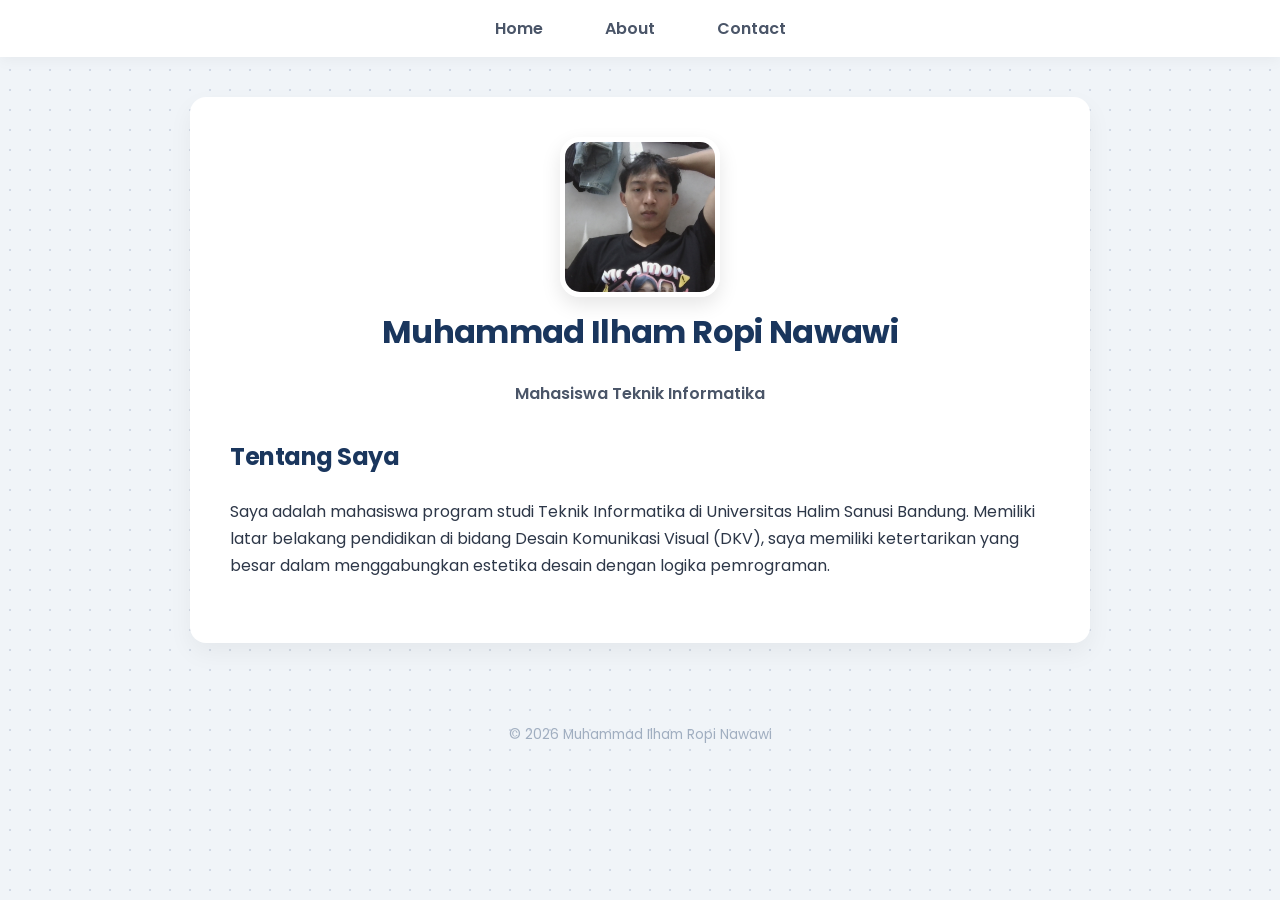
<file: index.html>
<!DOCTYPE html>
<html lang="id">
<head>
    <meta charset="UTF-8">
    <meta name="viewport" content="width=device-width, initial-scale=1.0">
    <title>UTS Pemrograman Web - Home</title>
    <!-- 1a. Menggunakan Eksternal Style Sheet -->
    <link rel="stylesheet" href="style.css">
</head>
<body>

    <!-- 1b & 1c. Navbar untuk akses ke setiap halaman -->
    <nav>
        <ul>
            <li><a href="index.html">Home</a></li>
            <li><a href="about.html">About</a></li>
            <li><a href="contact.html">Contact</a></li>
        </ul>
    </nav>

    <div class="container animate">
        <div class="profile-frame">
            <!-- Foto Profil dengan hover effect (Transisi & Animasi) -->
            <img src="./WIN_20251104_20_10_45_Pro.jpg" alt="Foto Profil" class="photo" onerror="this.src='https://via.placeholder.com/160'">
            <h1>Muhammad Ilham Ropi Nawawi</h1>
            <p style="color: #4a5568; font-weight: 600;">Mahasiswa Teknik Informatika</p>
        </div>

        <section id="biodata">
            <h2>Tentang Saya</h2>
            <p>
                Saya adalah mahasiswa program studi Teknik Informatika di Universitas Halim Sanusi Bandung. 
                Memiliki latar belakang pendidikan di bidang Desain Komunikasi Visual (DKV), 
                saya memiliki ketertarikan yang besar dalam menggabungkan estetika desain dengan logika pemrograman.
            </p>

            <ul>
        </section>
    </div>

    <footer>
        &copy; 2026 Muhammad Ilham Ropi Nawawi
    </footer>

</body>
</html>
</file>
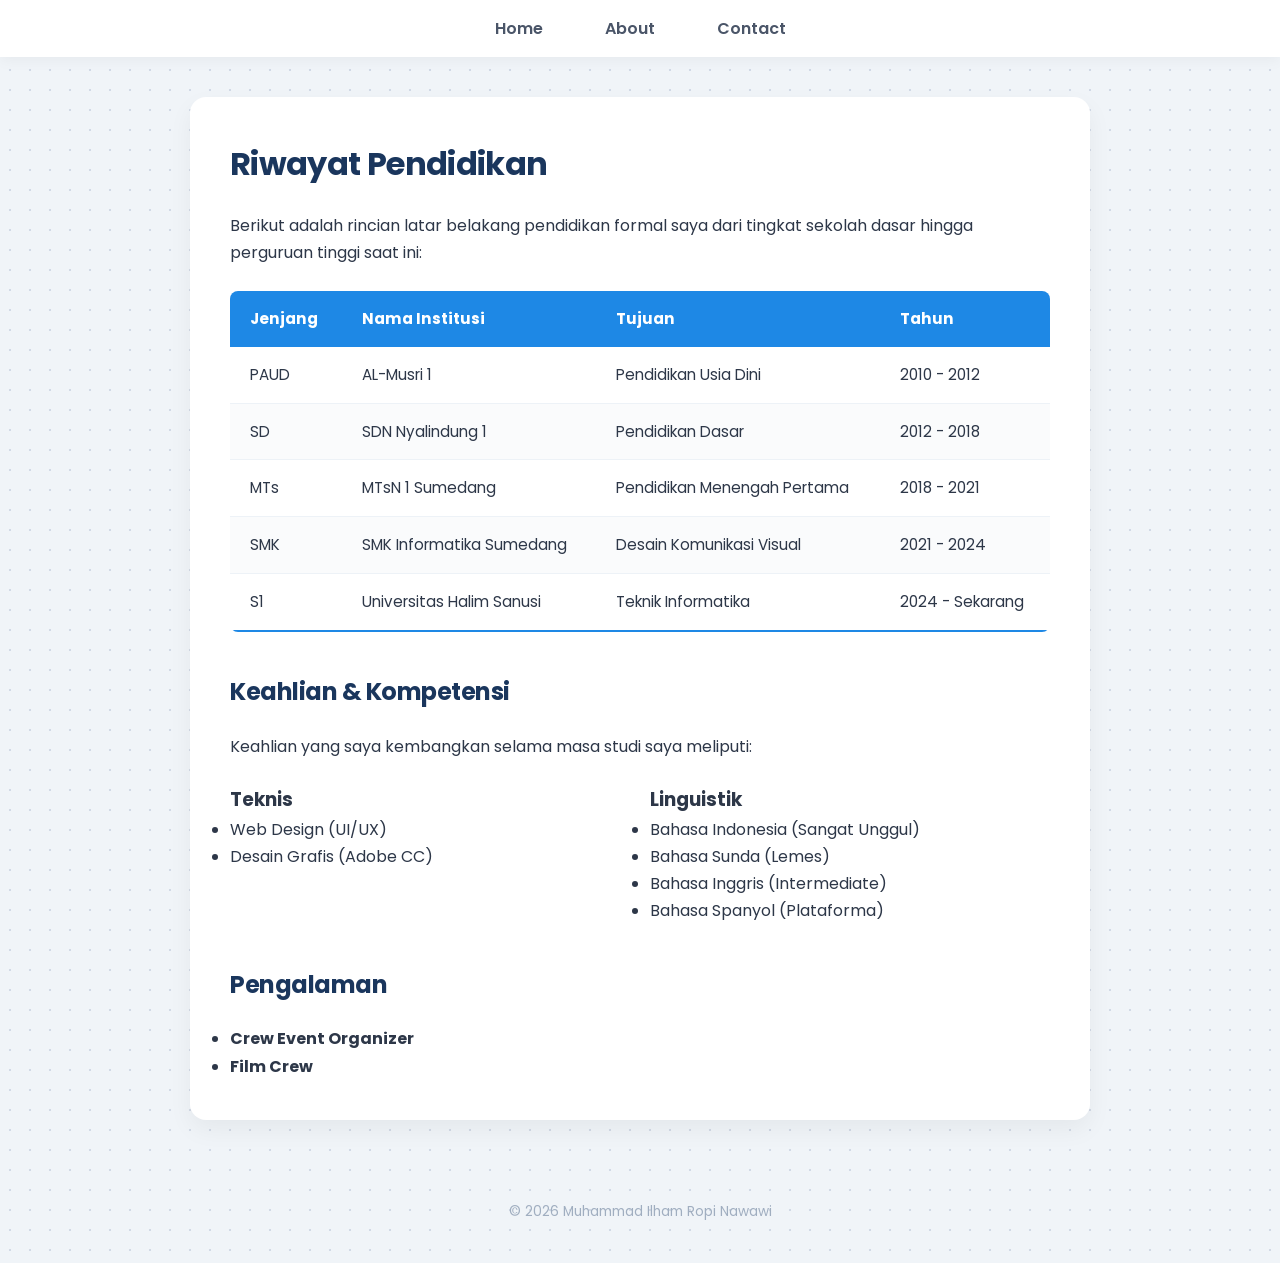
<file: about.html>
<!DOCTYPE html>
<html lang="id">
<head>
    <meta charset="UTF-8">
    <meta name="viewport" content="width=device-width, initial-scale=1.0">
    <title>UTS Pemrograman Web - About</title>
    <link rel="stylesheet" href="style.css">
</head>
<body>

    <nav>
        <ul>
            <li><a href="index.html">Home</a></li>
            <li><a href="about.html">About</a></li>
            <li><a href="contact.html">Contact</a></li>
        </ul>
    </nav>

    <div class="container animate">
        <h1>Riwayat Pendidikan</h1>
        <p>Berikut adalah rincian latar belakang pendidikan formal saya dari tingkat sekolah dasar hingga perguruan tinggi saat ini:</p>

        <!-- 1d. Terapkan pengaturan table via CSS -->
        <table>
            <thead>
                <tr>
                    <th>Jenjang</th>
                    <th>Nama Institusi</th>
                    <th>Tujuan</th>
                    <th>Tahun</th>
                </tr>
            </thead>
            <tbody>
                <tr>
                    <td>PAUD</td>
                    <td>AL-Musri 1</td>
                    <td>Pendidikan Usia Dini</td>
                    <td>2010 - 2012</td>
                </tr>
                <tr>
                    <td>SD</td>
                    <td>SDN Nyalindung 1</td>
                    <td>Pendidikan Dasar</td>
                    <td>2012 - 2018</td>
                </tr>
                <tr>
                    <td>MTs</td>
                    <td>MTsN 1 Sumedang</td>
                    <td>Pendidikan Menengah Pertama</td>
                    <td>2018 - 2021</td>
                </tr>
                <tr>
                    <td>SMK</td>
                    <td>SMK Informatika Sumedang</td>
                    <td>Desain Komunikasi Visual</td>
                    <td>2021 - 2024</td>
                </tr>
                <tr>
                    <td>S1</td>
                    <td>Universitas Halim Sanusi</td>
                    <td>Teknik Informatika</td>
                    <td>2024 - Sekarang</td>
                </tr>
            </tbody>
        </table>

        <h2 style="margin-top: 40px;">Keahlian & Kompetensi</h2>
        <p>Keahlian yang saya kembangkan selama masa studi saya meliputi:</p>
        
        <div style="display: grid; grid-template-columns: repeat(auto-fit, minmax(200px, 1fr)); gap: 20px;">
            <div>
                <h3>Teknis</h3>
                <ul>
                    <li>Web Design (UI/UX)</li>
                    <li>Desain Grafis (Adobe CC)</li>
                </ul>
            </div>
            <div>
                <h3>Linguistik</h3>
                <ul>
                    <li>Bahasa Indonesia (Sangat Unggul)</li>
                    <li>Bahasa Sunda (Lemes)</li>
                    <li>Bahasa Inggris (Intermediate)</li>
                    <li>Bahasa Spanyol (Plataforma)</li>
                </ul>
            </div>
        </div>

        <h2 style="margin-top: 40px;">Pengalaman</h2>
        <ul>
            <li><strong>Crew Event Organizer</strong> </li>
            <li><strong>Film Crew</strong> </li>
        </ul>
    </div>

    <footer>
        &copy; 2026 Muhammad Ilham Ropi Nawawi
    </footer>

</body>
</html>
</file>
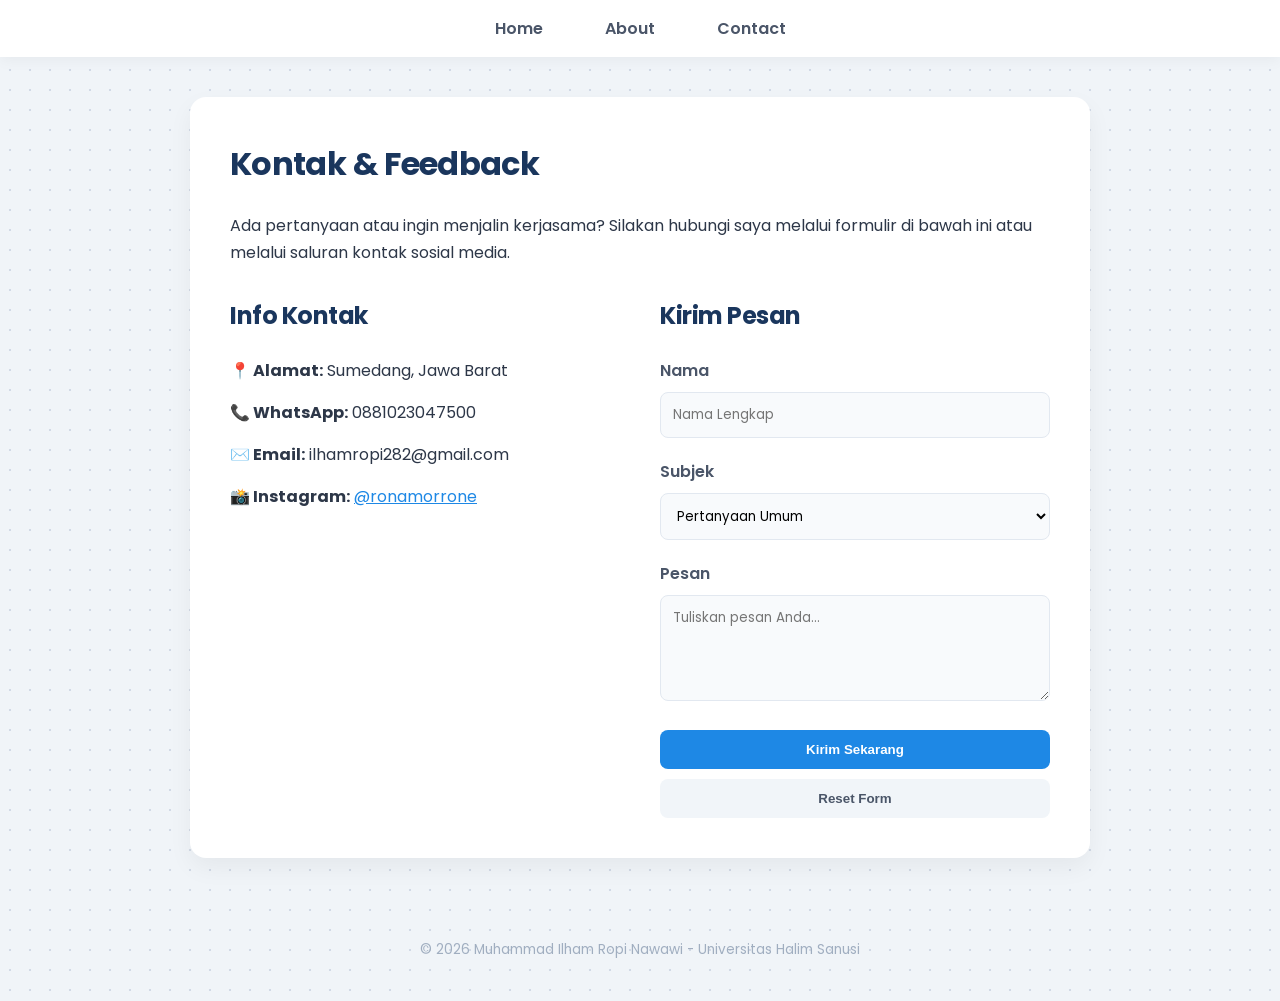
<file: contact.html>
<!DOCTYPE html>
<html lang="id">
<head>
    <meta charset="UTF-8">
    <meta name="viewport" content="width=device-width, initial-scale=1.0">
    <title>UTS Pemrograman Web - Contact</title>
    <link rel="stylesheet" href="style.css">
</head>
<body>

    <nav>
        <ul>
            <li><a href="index.html">Home</a></li>
            <li><a href="about.html">About</a></li>
            <li><a href="contact.html">Contact</a></li>
        </ul>
    </nav>

    <div class="container animate">
        <h1>Kontak & Feedback</h1>
        <p>Ada pertanyaan atau ingin menjalin kerjasama? Silakan hubungi saya melalui formulir di bawah ini atau melalui saluran kontak sosial media.</p>

        <div style="display: grid; grid-template-columns: repeat(auto-fit, minmax(300px, 1fr)); gap: 40px; margin-top: 30px;">
            
            <!-- Contact Info -->
            <div>
                <h2>Info Kontak</h2>
                <ul style="list-style: none; padding: 0;">
                    <li style="margin-bottom: 15px;"><strong>📍 Alamat:</strong> Sumedang, Jawa Barat</li>
                    <li style="margin-bottom: 15px;"><strong>📞 WhatsApp:</strong> 0881023047500</li>
                    <li style="margin-bottom: 15px;"><strong>✉️ Email:</strong> ilhamropi282@gmail.com</li>
                    <li style="margin-bottom: 15px;"><strong>📸 Instagram:</strong> <a href="https://www.instagram.com/ronamorrone" target="_blank" style="color: #1e88e5;">@ronamorrone</a></li>
                </ul>
            </div>

            <!-- Feedback Form -->
            <div>
                <h2>Kirim Pesan</h2>
                <form action="#" method="post">
                    <div class="form-group">
                        <label for="nama">Nama</label>
                        <input type="text" id="nama" name="nama" required placeholder="Nama Lengkap">
                    </div>

                    <div class="form-group">
                        <label for="subjek">Subjek</label>
                        <select id="subjek" name="subjek">
                            <option value="umum">Pertanyaan Umum</option>
                            <option value="kerjasama">Kerjasama Proyek</option>
                            <option value="akademik">Topik Akademik</option>
                        </select>
                    </div>

                    <div class="form-group">
                        <label for="pesan">Pesan</label>
                        <textarea id="pesan" name="pesan" rows="4" placeholder="Tuliskan pesan Anda..."></textarea>
                    </div>

                    <button type="submit">Kirim Sekarang</button>
                    <button type="reset" style="background-color: #f1f5f9; color: #4a5568; margin-top: 10px;">Reset Form</button>
                </form>
            </div>

        </div>
    </div>

    <footer>
        &copy; 2026 Muhammad Ilham Ropi Nawawi - Universitas Halim Sanusi
    </footer>

</body>
</html>
</file>
<file: style.css>
/* 
   UTS Pemrograman Web - Style Eksternal
   Nama: Muhammad Ilham Ropi Nawawi
   Persyaratan: Background, Text, Font, Table, Transisi, Animasi.
*/

/* 1. PENGATURAN FONT */
@import url('https://fonts.googleapis.com/css2?family=Poppins:wght@300;400;600&family=Inter:wght@400;700&display=swap');

* {
    margin: 0;
    padding: 0;
    box-sizing: border-box;
}

body {
    font-family: 'Poppins', sans-serif;
    /* 2. PENGATURAN BACKGROUND */
    background-color: #f0f4f8; 
    background-image: radial-gradient(#d1d9e6 1px, transparent 1px);
    background-size: 20px 20px;
    /* 3. PENGATURAN TEXT */
    color: #2d3748;
    line-height: 1.7;
}

/* NAVBAR - Akses ke setiap halaman */
nav {
    background: #ffffff;
    padding: 15px 0;
    box-shadow: 0 2px 15px rgba(0,0,0,0.05);
    position: sticky;
    top: 0;
    z-index: 1000;
}

nav ul {
    display: flex;
    justify-content: center;
    list-style: none;
}

nav ul li {
    margin: 0 15px;
}

nav ul li a {
    text-decoration: none;
    color: #4a5568;
    font-weight: 600;
    padding: 8px 16px;
    border-radius: 6px;
    /* 4. PENGATURAN TRANSISI */
    transition: all 0.3s ease;
}

nav ul li a:hover {
    color: #1e88e5;
    background-color: #e3f2fd;
    transform: translateY(-2px);
}

/* ANIMASI - Entance Animation */
@keyframes slideUp {
    from {
        opacity: 0;
        transform: translateY(30px);
    }
    to {
        opacity: 1;
        transform: translateY(0);
    }
}

.container {
    max-width: 900px;
    margin: 40px auto;
    background: white;
    padding: 40px;
    border-radius: 16px;
    box-shadow: 0 10px 25px rgba(0,0,0,0.05);
    /* 5. PENGATURAN ANIMASI */
    animation: slideUp 0.8s ease-out forwards;
}

h1, h2 {
    color: #1a365d;
    margin-bottom: 20px;
    font-weight: 700;
    letter-spacing: -0.02em;
}

p {
    margin-bottom: 1.5rem;
}

/* 6. PENGATURAN TABLE */
table {
    width: 100%;
    border-collapse: collapse;
    margin: 25px 0;
    font-size: 0.95rem;
    border-radius: 8px;
    overflow: hidden;
}

table thead tr {
    background-color: #1e88e5;
    color: #ffffff;
    text-align: left;
    font-weight: bold;
}

table th, table td {
    padding: 15px 20px;
}

table tbody tr {
    border-bottom: 1px solid #edf2f7;
    transition: background-color 0.2s ease;
}

table tbody tr:nth-of-type(even) {
    background-color: #fafbfc;
}

table tbody tr:last-of-type {
    border-bottom: 2px solid #1e88e5;
}

table tbody tr:hover {
    background-color: #f1f5f9;
}

/* FOTO PROFIL */
.profile-frame {
    text-align: center;
    margin-bottom: 30px;
}

.photo {
    width: 160px;
    height: 160px;
    border-radius: 20px;
    object-fit: cover;
    border: 5px solid #fff;
    box-shadow: 0 8px 20px rgba(0,0,0,0.1);
    transition: transform 0.4s cubic-bezier(0.175, 0.885, 0.32, 1.275);
}

.photo:hover {
    transform: scale(1.08) rotate(2deg);
}

/* FORM STYLING */
.form-group {
    margin-bottom: 20px;
}

label {
    display: block;
    margin-bottom: 8px;
    font-weight: 600;
    color: #4a5568;
}

input, select, textarea {
    width: 100%;
    padding: 12px;
    border: 1px solid #e2e8f0;
    border-radius: 8px;
    background: #f8fafc;
    font-family: inherit;
    transition: border-color 0.3s;
}

input:focus, textarea:focus {
    outline: none;
    border-color: #1e88e5;
    background: #fff;
}

button {
    background-color: #1e88e5;
    color: white;
    padding: 12px 24px;
    border: none;
    border-radius: 8px;
    font-weight: 700;
    cursor: pointer;
    transition: all 0.3s ease;
    width: 100%;
}

button:hover {
    background-color: #1565c0;
    box-shadow: 0 4px 12px rgba(30, 136, 229, 0.3);
}

footer {
    text-align: center;
    padding: 40px 0;
    color: #a0aec0;
    font-size: 0.85rem;
}
</file>
